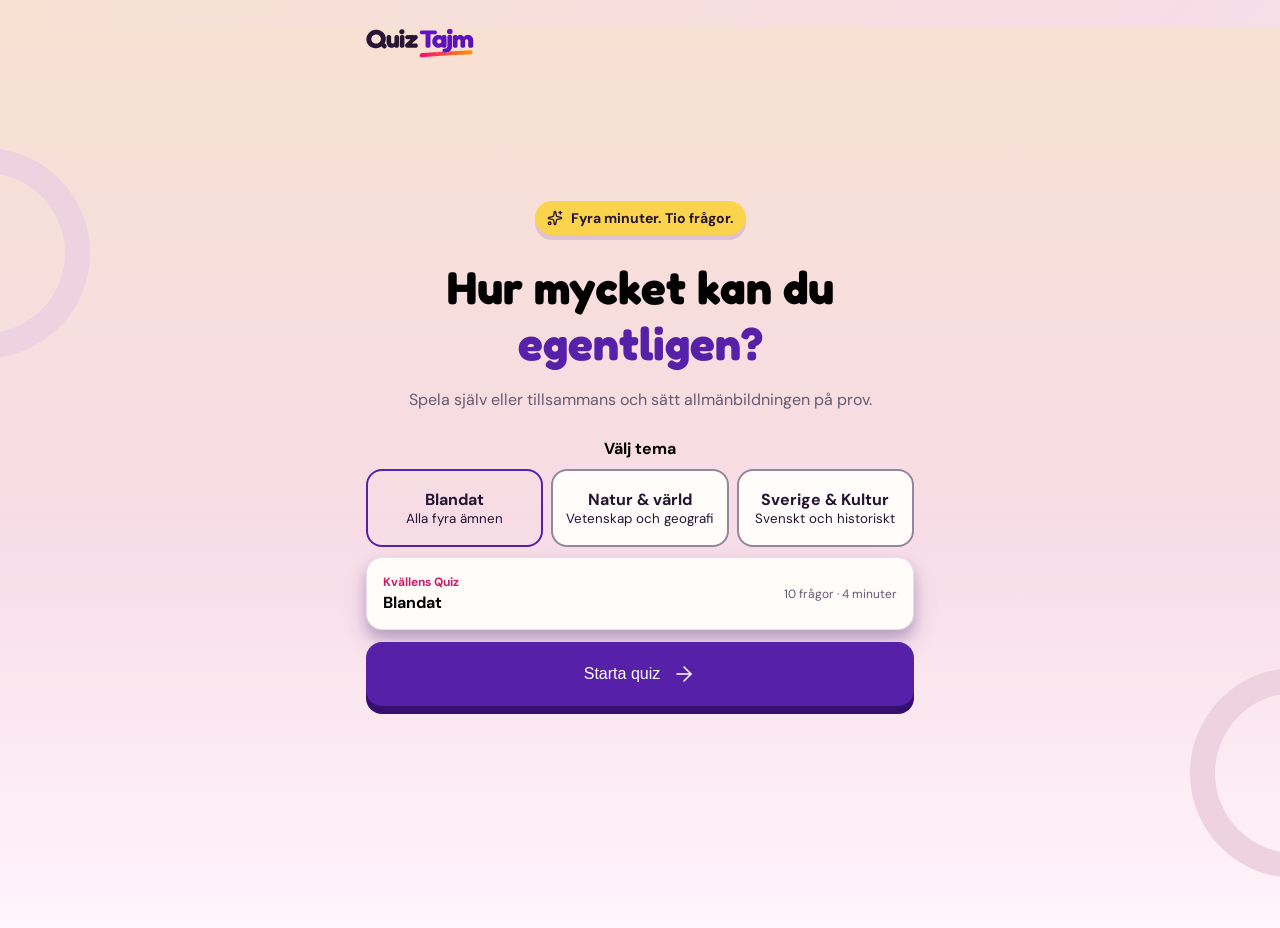
<file: pages/index.html>
<!DOCTYPE html>
<html lang="sv">
  <head>
    <meta charset="UTF-8" />
    <meta name="viewport" content="width=device-width, initial-scale=1.0" />
    <title>Quiz Tajm – Testa din allmänbildning</title>
    <meta
      name="description"
      content="Spela Quiz Tajm och sätt din allmänbildning på prov. Välj mellan blandade frågor, natur och värld eller Sverige och kultur – tio frågor på fyra minuter."
    />
    <meta
      name="keywords"
      content="Quiz Tajm, quiz på svenska, allmänbildning, frågesport, kunskapsquiz, geografi, vetenskap, Sverige, kultur, historia"
    />
    <meta name="author" content="Quiz Tajm" />
    <meta property="og:type" content="website" />
    <meta property="og:locale" content="sv_SE" />
    <meta property="og:title" content="Quiz Tajm – Testa din allmänbildning" />
    <meta
      property="og:description"
      content="Spela själv eller tillsammans och sätt allmänbildningen på prov. Tio frågor på fyra minuter."
    />
    <meta name="twitter:card" content="summary" />
    <meta name="twitter:title" content="Quiz Tajm – Testa din allmänbildning" />
    <meta
      name="twitter:description"
      content="Spela själv eller tillsammans och sätt allmänbildningen på prov. Tio frågor på fyra minuter."
    />
    <link rel="stylesheet" href="/css/base.css" />
    <link rel="stylesheet" href="/css/startscreen.css" />
    <script src="../js/startscreen.js" defer></script>
  </head>
  <body>
    <!-- Header -->
    <header>
      <div class="logo">
        <img src="/img/logo.svg" alt="Quiz Tajm" />
      </div>
    </header>
    <main>
      <!-- Pill -->
      <div class="pill">
        <img src="/img/sparkles.svg" alt="" />
        <span>Fyra minuter. Tio frågor.</span>
      </div>
      <!-- Textarea -->
      <div>
        <div>
          <h1 class="header">
            Hur mycket kan du <span class="primarycolor">egentligen?</span>
          </h1>
        </div>
        <p class="body-startscreen">
          Spela själv eller tillsammans och sätt allmänbildningen på prov.
        </p>
      </div>
      <!-- Välj tema -->
      <div>
        <h2>Välj tema</h2>
        <div class="toggle-buttons">
          <button
            class="toggle-button active"
            data-category="blandat"
            type="button"
            aria-pressed="true"
          >
            <h3>Blandat</h3>
            <p>Alla fyra ämnen</p>
          </button>
          <button
            class="toggle-button"
            data-category="natur"
            type="button"
            aria-pressed="false"
          >
            <h3>Natur & värld</h3>
            <p>Vetenskap och geografi</p>
          </button>
          <button
            class="toggle-button"
            data-category="kultur"
            type="button"
            aria-pressed="false"
          >
            <h3>Sverige & Kultur</h3>
            <p>Svenskt och historiskt</p>
          </button>
        </div>
      </div>
      <!-- Info-box -->
      <div class="info-box">
        <div class="info-box-content-left">
          <h4>Kvällens Quiz</h4>
          <p>Blandat</p>
        </div>
        <div class="info-box-content-right">
          <span class="quiz-info-span">10 frågor · 4 minuter</span>
        </div>
      </div>
      <!-- CTA button -->
      <button class="start-quiz-button">
        <span>Starta quiz</span><img src="/img/arrow-right-2.svg" alt="" />
      </button>
    </main>
  </body>
</html>
</file>
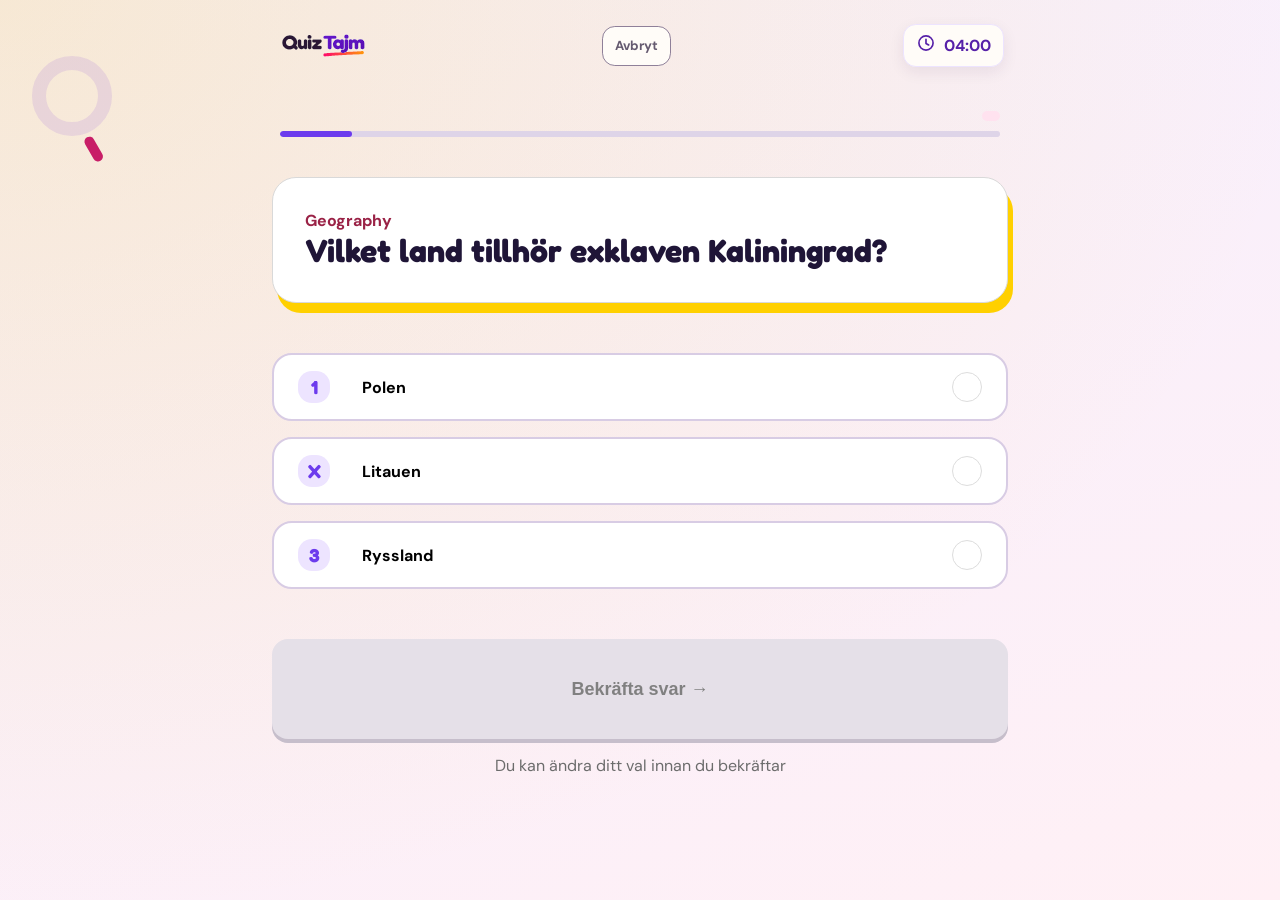
<file: pages/questions.html>
<!DOCTYPE html>
<html lang="en">
<head>
    <meta charset="UTF-8">
    <meta name="viewport" content="width=device-width, initial-scale=1.0">
    <title>Quiz tajm - Frågor</title>
    <!-- Nathalies css för timer + base.css -->
    <link rel="stylesheet" href="../css/base.css">
    <link rel="stylesheet" href="../css/timer.css">

    <link rel="stylesheet" href="../css/questions.css">
    <link rel="preconnect" href="https://fonts.googleapis.com">
<link rel="preconnect" href="https://fonts.gstatic.com" crossorigin>
<link href="https://fonts.googleapis.com/css2?family=DM+Sans:ital,opsz,wght@0,9..40,100..1000;1,9..40,100..1000&family=Fredoka:wght@300..700&display=swap" rel="stylesheet">

<!-- Nathalies JavaScript timer -->
<script src="../js/timer.js" defer></script>
<!-- Lunis JavaScript -->
<script src="../js/questions.js" defer></script>
</head>
<body>

    <!-- Nathalies del här  -->
    
    <!-- Dekorativ cirkel -->
    <div class="decoration-circle" aria-hidden="true"></div>
    <div class="decoration-bar" aria-hidden="true"></div>
    
    <!-- Header -->
    <header id="timer-progress">
    
        <div class="timer-header">
            <!-- logo -->
            <img src="../img/timer/logo.svg" alt="Quiz Tajm" class="quiz-logo">
    
            <!-- Avbryt knappen -->
    
            <div class="cancel-timer-container">
    
                <div class="quiz-timer" role="timer">
                    <span id="timer-icon" aria-hidden="true"><img src="../img/timer/timer.svg" alt=""></span>
                    <span class="time-left">
                    </span>
                </div>
                <button id="cancel-button">
                    Avbryt
                </button>
            </div>
    
            <!-- Timer -->
    
        </div>
    
        <div id="progress">
    
            <!-- Framsteg -->
    
            <div class="quiz-progress">
                <div class="progress-info">
                    <span id="question-count"></span>
                    <span id="questions-left"></span>
                </div>
    
                <div class="progress-bar" role="progressbar" aria-label="Quizets framsteg" aria-valuemin="0"
                    aria-valuemax="10" aria-valuenow="1">
                    <div class="progress-fill"></div>
                </div>
            </div>
        </div>
    </header>
    
    <div id="time-up-modal" class="modal" role="dialog" aria-modal="true" aria-labelledby="time-up-title" hidden>
    
        <div class="modal-content">
            <div class="timer-container">
                <svg class="time-out-logo" xmlns="http://www.w3.org/2000/svg" width="20" height="20" viewBox="0 0 20 20"
                    fill="none">
                    <path
                        d="M17.0755 9.99529C17.0755 13.9055 13.9057 17.0753 9.99553 17.0753C6.08535 17.0753 2.91553 13.9055 2.91553 9.99529C2.91553 6.08511 6.08535 2.91528 9.99553 2.91528C13.9057 2.91528 17.0755 6.08511 17.0755 9.99529Z"
                        stroke-width="1.66588" stroke-linecap="round" stroke-linejoin="round" />
                    <path d="M9.99512 6.24707V10.4118L12.6605 11.9944" stroke-width="1.66588" stroke-linecap="round"
                        stroke-linejoin="round" />
                </svg>
            </div>
    
            <p id="quiz-close-text">QUIZET ÄR AVSLUTAT</p>
    
            <h2 id="time-up-title">Tiden är slut!</h2>
    
            <h3 id="how-many-correct-answers">
                <span class="correct-answer">0</span> av
                <span id="total-questions">10</span> rätt
            </h3>
    
            <p id="how-fast">Klart på 4:00. Se svaren och vad du kan ta med dig till nästa omgång</p>
            <button id="time-up-button" type="button">
                Se resultat <img src="../img/arrow-right-2.svg" alt="">
            </button>
        </div>
    </div>
    <main>
        <form action="">
            <div class="question-container">
                <h1 class="question-category" id="question-category">Geography</h1>
                <h2 class="question-titel" id="question-titel">Vilket land tillhör exklaven Kaliningrad?</h2>
            </div>
            <div class="answers-container">
                <div class="answer" id="answer-1">
                    <div class="order-number-wrapper">
                        <h3 class="order-number">1</h3>
                    </div>
                    <h4 class="titel" id="answer-titel-1">Polen</h4>
                    <div class="check-wrapper">
                        <div class="check" id="check-1"></div>
                    </div>
                </div>
                <div class="answer" id="answer-2">
                    <div class="order-number-wrapper">
                        <h3 class="order-number">X</h3>
                    </div>
                    <h4 class="titel" id="answer-titel-2">Litauen</h4>
                    <div class="check-wrapper">
                        <div class="check" id="check-2"></div>
                    </div>
                </div>
                <div class="answer" id="answer-3">
                    <div class="order-number-wrapper">
                        <h3 class="order-number">3</h3>
                    </div>
                    <h4 class="titel" id="answer-titel-3">Ryssland</h4>
                    <div class="check-wrapper">
                        <div class="check" id="check-3"></div>
                    </div>
                </div>
            </div>
            <div class="submit-container">
                <!--<button class="submit-btn" type="submit" id="submit"><p>Bekräfta svar →</p></button>-->
                <button class="submit-btn" id="submit"><p>Bekräfta svar →</p></button> <!-- Dummy btn -->
                <p class="notice">
                    Du kan ändra ditt val innan du bekräftar
                </p>
            </div>
        </form>
    </main>
</body>
</html>
</file>
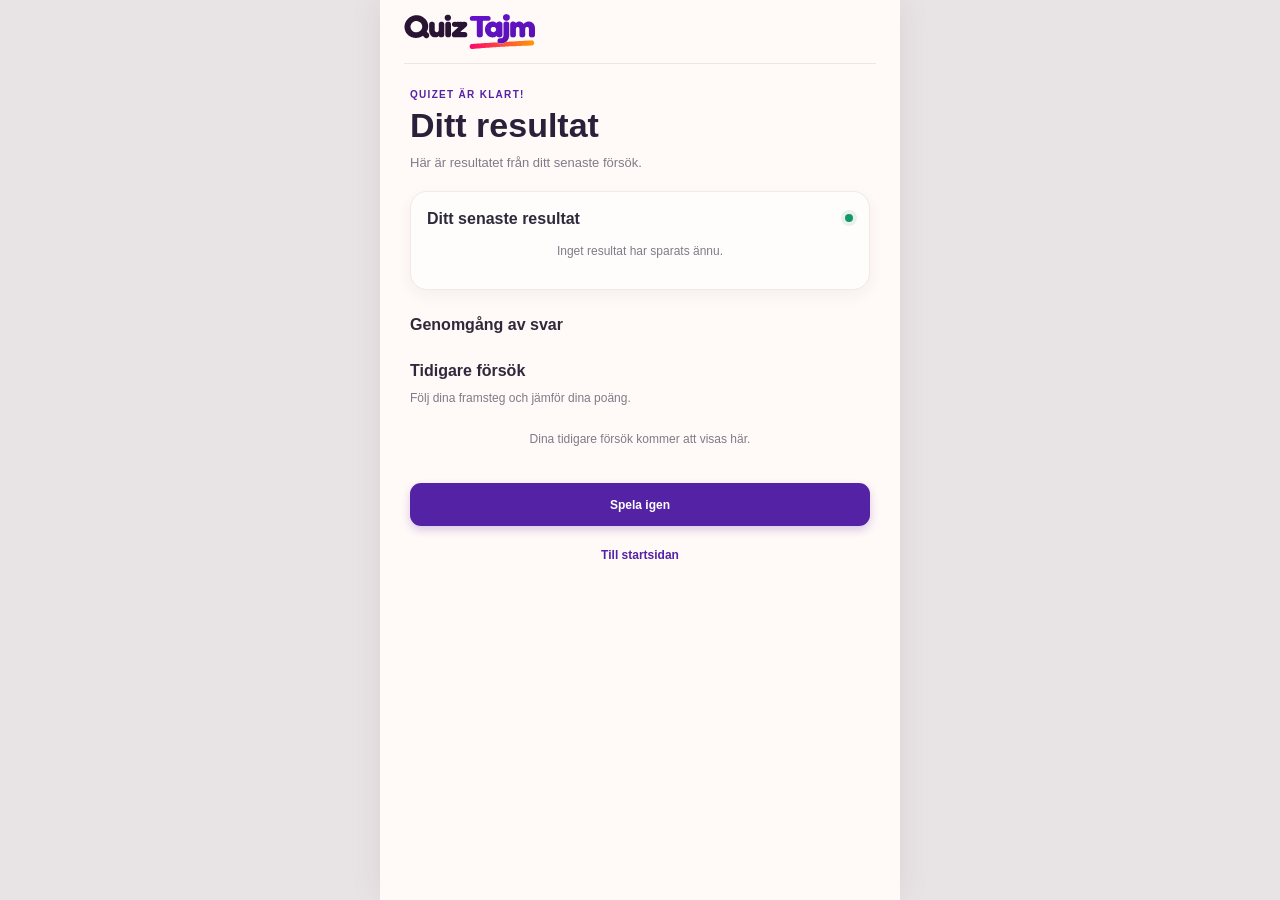
<file: pages/resultat.html>
<!DOCTYPE html>
<html lang="sv">
<head>
  <meta charset="UTF-8">
  <meta name="viewport" content="width=device-width, initial-scale=1.0">
  <title>Quiz Tajm Ditt resultat</title>
  <link rel="stylesheet" href="../css/styles.css">
  <script src="../js/script.js" defer></script>
</head>
<body>
  <div class="app">
    <header class="topbar">
      <a href="index.html" class="brand">
        <img src="../img/logo.svg" alt="Quiz Tajm" class="brand-logo">
      </a>
    </header>

    <main>
      <p class="eyebrow">QUIZET ÄR KLART!</p>
      <h1>Ditt resultat</h1>
      <p class="subtitle">Här är resultatet från ditt senaste försök.</p>

      <section class="card latest-card">
        <div class="section-heading">
          <h2>Ditt senaste resultat</h2>
          <span class="live-dot"></span>
        </div>

        <div id="latestResult">
          <div class="empty-state">Inget resultat har sparats ännu.</div>
        </div>
      </section>

      <section class="review-section">
        <div class="section-heading">
          <h2>Genomgång av svar</h2>
          <span id="answerCount" class="muted small"></span>
        </div>
        <div id="answerReview"></div>
      </section>

      <section class="history-section">
        <div class="section-heading">
          <h2>Tidigare försök</h2>
          <button id="toggleHistory" class="text-button">Visa alla resultat</button>
        </div>
        <p class="subtitle">Följ dina framsteg och jämför dina poäng.</p>
        <div id="historyList"></div>
      </section>

      <div class="actions">
        <button id="playAgain" class="primary-button">Spela igen</button>
        <button id="homeButton" class="secondary-button">Till startsidan</button>
      </div>
    </main>
  </div>
</body>
</html>
</file>
<file: css/base.css>
* {
  margin: 0;
  padding: 0;
  box-sizing: border-box;
}

:root {
  /* Färger */
  --color-primary: #5620a8;
  --color-secondary: #ffffff;

  --background-gradient-questions: radial-gradient(
      ellipse at top left,
      rgba(252, 211, 77, 0.24) 0%,
      rgba(252, 211, 77, 0) 72%
    ),
    /* Gradient färg ihop med det andra här till start & bra jobbat vyn */
      radial-gradient(
        ellipse at top right,
        rgba(200, 30, 103, 0.13) 0%,
        rgba(200, 30, 103, 0) 79%
      ),
    linear-gradient(160deg, #f5efff 0%, #fff0f5 100%);

  --color-surface: #ffffff;
  --color-text: #241432;
  --color-text-muted: #655a70;
  --color-heading: #5620a8;
  --color-border: #dddddd;

  /* Typography  */
  --font-family: "Fredoka", sans-serif;
  --font-body: "DM Sans", sans-serif;

  /* Font sizes */
  --font-size-h1: 3.2rem;
  --font-size-h2: 2.4rem;
  --font-size-p-xl: 1.6rem;
  --font-size-p-sm: 1.2rem;

  /* Spacing */
  --spacing-sm: 0.8rem;
  --spacing-md: 1.6rem;
  --spacing-lg: 2.4rem;
  --spacing-xl: 3.2rem;

  /* Border radius */
  --radius-sm: 0.8rem;
  --radius-md: 1.6rem;
  --radius-full: 9999px;

  /* margin */
  --margin-right: 1.25rem;
  --margin-left: 1.25rem;
}
</file>
<file: css/startscreen.css>
@import url("https://fonts.googleapis.com/css2?family=Fredoka:wght@400;500;600;700&display=swap");
@import url("https://fonts.googleapis.com/css2?family=DM+Sans:wght@400;500;600;700&display=swap");

* {
  margin: 0;
  padding: 0;
  box-sizing: border-box;
}

html {
  min-height: 100%;
  font-size: 62.5%;
  background: linear-gradient(135deg, #f8e1d2 0%, #f7dce6 55%, #fff5fa 100%);
  background-attachment: fixed;
}

body {
  font-family: var(--font-body);
  margin: 0;
  min-height: 100vh;
  position: relative;
  overflow-x: hidden;

  background: linear-gradient(180deg, #f8e1d2 0%, #f7dce6 55%, #fff5fa 100%);
}

/* Gemensam styling för båda ringarna */
body::before,
body::after {
  content: "";
  position: absolute;
  width: 16rem;
  height: 16rem;
  border: 2.5rem solid #efd2df;
  border-radius: 50%;
  pointer-events: none;
}

/* Övre vänstra ringen */
body::before {
  top: 12rem;
  left: -12rem;
}

/* Nedre högra ringen */
body::after {
  bottom: 5rem;
  right: -12rem;
}

h1 {
  font-family: var(--font-family);
}

main {
  padding-bottom: 16.4rem;
}

/* Placera innehållet framför ringarna */
header,
main {
  position: relative;
  z-index: 1;
  margin-inline: 2rem;
}

header {
  margin-top: 2.8rem;
}

.logo img {
  height: 3rem;
  width: auto;
}

.pill {
  display: flex;
  justify-content: center;
  align-items: center;
  width: fit-content;
  margin: 14rem auto 0;
  padding: 0.8rem 1.2rem;
  gap: 0.8rem;

  background-color: #fcd34d;
  border-radius: var(--radius-full);
  box-shadow: 0 0.5rem 0 rgba(86, 32, 168, 0.15);
}

.pill span {
  font-family: var(--font-body);
  font-size: 1.4rem;
  font-weight: 700;
  color: var(--color-text);
}

.pill img {
  width: 1.6rem;
  height: 1.6rem;
}

.body-startscreen {
  padding: 1.8rem 2rem 0rem 2rem;
  font-size: var(--font-size-p-xl);
  color: var(--color-text-muted);
  text-align: center;
}

.header {
  display: flex;
  flex-direction: column;
}

h1 {
  display: flex;
  align-items: center;
  font-family: var(--font-family);
  font-size: 4.6rem;
  padding-top: 2.4rem;
}

.primarycolor {
  color: var(--color-primary);
}

h2 {
  padding-top: 2.8rem;
  text-align: center;
  font-size: var(--font-size-p-xl);
  font-weight: 700;
}

h3 {
  font-size: var(--font-size-p-xl);
}

.toggle-buttons {
  display: flex;
  flex-wrap: nowrap;
  gap: 0.8rem;
  width: 100%;
  padding: 1rem 0;
}

.toggle-button {
  flex: 1 1 0;
  min-width: 0;
  padding: 1.8rem 0.8rem;

  background-color: #fffcfa;
  border: 0.2rem solid #94869e;
  border-radius: var(--radius-md);

  font-family: var(--font-body);
  color: var(--color-text);
  cursor: pointer;
}

/* Vald kategori */
.toggle-button.active {
  background-color: var(--color-bg-active);
  border-color: var(--color-primary);
}

/* Hover */
.toggle-button:hover {
  border-color: var(--color-primary);
}

/* Tangentbordsfokus */
.toggle-button:focus-visible {
  outline: 0.3rem solid #168cff;
  outline-offset: 0.3rem;
}

.info-box {
  display: flex;
  justify-content: space-between;
  align-items: center;
  gap: 1rem;

  padding: 1.6rem;
  background-color: #fffcfa;
  border: 1px solid #e8ddec;
  border-radius: var(--radius-md);

  /* Mjuk lila skugga */
  box-shadow: 0 0.8rem 1.2rem rgba(36, 20, 50, 0.18),
    0 1.2rem 2.5rem rgba(86, 32, 168, 0.2);
}

.info-box-content-left {
  display: flex;
  flex-direction: column;
  gap: 0.2rem;
}

.info-box-content-left h4 {
  color: #c81e67;
  font-size: var(--font-size-p-sm);
  font-weight: 700;
}

.info-box-content-left p {
  font-size: var(--font-size-p-xl);
  font-weight: 700;
}

.info-box-content-right {
  display: flex;
  flex-direction: column;
}

.quiz-info-span {
  font-size: var(--font-size-p-sm);
  color: var(--color-text-muted);
}

.start-quiz-button {
  display: flex;
  justify-content: center;
  align-items: center;
  background-color: var(--color-primary);
  padding: 2rem;
  border: none;
  border-radius: var(--radius-md);
  width: 100%;
  margin-top: 1.2rem;

  /* Nya egenskaper */
  box-shadow: 0 0.8rem 0 #35106e;
  cursor: pointer;
  transition: transform 0.15s, box-shadow 0.15s;
}

/* När musen är över knappen */
.start-quiz-button:hover {
  transform: translateY(0.2rem);
  box-shadow: 0 0.6rem 0 #35106e;
}

/* När knappen trycks ner */
.start-quiz-button:active {
  transform: translateY(0.8rem);
  box-shadow: none;
}

/* När knappen får fokus via tangentbordet */
.start-quiz-button:focus-visible {
  outline: 0.3rem solid #168cff;
  outline-offset: 0.3rem;
}

.start-quiz-button span {
  font-size: var(--font-size-p-xl);
  color: var(--color-secondary);
  padding-right: 1.2rem;
}

/* iPad och desktop */
@media (min-width: 768px) {
  header,
  main {
    max-width: 548px;
    margin-inline: auto;
  }
}
</file>
<file: css/timer.css>
* {
    margin: 0;
    padding: 0;
    box-sizing: border-box;
}

:root {
    /* Färger */
    /* --color-primary: #5620a8;
    --color-secondary: #ffffff; */

    --background-gradient-questions: 
        radial-gradient(
            ellipse at top left,
            rgba(252, 211, 77, 0.24) 0%,
            rgba(252, 211, 77, 0) 72%
        ),

        /* Gradient färg ihop med det andra här till start & bra jobbat vyn */
       /*  radial-gradient(
            ellipse at top right,
            rgba(200, 30, 103, 0.13) 0%,
            rgba(200, 30, 103, 0) 79%
        ), */

        linear-gradient(
            160deg,
            #F5EFFF 0%,
            #FFF0F5 100%
        );

/*     --color-surface: #ffffff;
    --color-text: #241432;
    --color-text-muted: #655a70;
    --color-heading: #5620a8;
    --color-border: #dddddd; */

    /* Typography */
   /*  --font-family: "Fredoka", sans-serif;
    --font-body: "DM Sans", sans-serif; */

    /* Font sizes */
    /* --font-size-h1: 3.2rem;
    --font-size-h2: 2.4rem;
    --font-size-p-xl: 1.6rem;
    --font-size-p-sm: 1.2rem; */

    /* Spacing */
 /*    --spacing-sm: 0.8rem;
    --spacing-md: 1.6rem;
    --spacing-lg: 2.4rem;
    --spacing-xl: 3.2rem; */

    /* Border radius */
   /*  --radius-sm: 0.8rem;
    --radius-md: 1.6rem;
    --radius-full: 9999px; */

    /* margin */
    --margin-right: 1.25rem;
    --margin-left: 1.25rem;
}



/* Main  */
body {
    background: var(--background-gradient-questions);
    min-height: 100vh;
    position: relative;
    isolation: isolate;
    overflow-x: hidden;
}

.decoration-bar,
.decoration-circle {
    position: absolute;
    z-index: 0;
    pointer-events: none;
}

.decoration-circle {
    position: absolute;
    top: 4rem;
    left: -2.5rem;

    width: 5rem;
    height: 5rem;

    border: 0.875rem solid rgba(109, 40, 217, 0.11);
    border-radius: 50px;
}

.decoration-bar {
    position: absolute;
    top: 10rem;
    left: 0.5rem;

    width: 1.7rem;
    height: 0.65rem;

    background-color: #C81E67;
    border-radius: 50px;

    transform: rotate(60deg);
}

#timer-progress {
    display: flex;
    flex-direction: column;
    position: relative;
    z-index: 1;
}

.timer-header {
    display: flex;
    justify-content: space-between;
    align-items: center;
    padding: 1.5rem 1.25rem 0;
}

.quiz-logo {
    display: inline-flex;
    
    max-width: 47.5rem;
    width: 5.91rem;
    height: 1.44rem;
    margin-bottom: auto;
    margin-top: 1rem;

}

/* Avbryt knapp */

#cancel-button {
    display: flex;
    justify-content: center;
    align-items: center;

    min-height: 2.5rem;
    padding: 0.5rem 0.75rem;
    
    margin-left: auto;
    margin-top: 0.75rem;

    border-radius: var(--radius-sm);
    border: 1.304px solid #8F8099;
    background: #FFFCF8;

    color: var(--color-text-muted);
    font-size: 0.82rem;
    font-family: var(--font-body);
    font-weight: 700;
}

#cancel-button:hover {
    cursor: pointer;
    border: 1px solid #bc3908;
    background-color: #fbe9e6;
    color: #bc3908;
}


/* Timer stylling */

.quiz-timer {
    display: inline-flex;
    text-align: center;
    min-height: 2.625rem;
    padding: 0.5rem 0.75rem;
    align-items: center;
    gap: 0.5rem;

    color: var(--color-heading);
    background-color: #FFFCF8;
    
    border-radius: var(--radius-sm);
    border: 0.12rem solid #EDE4FF;
    box-shadow: 0 5px 15px 0 rgba(52, 23, 74, 0.08);
    transition: border-color 0.3s ease;
}

.time-left {
    font-family: var(--font-body);
    font-size: 1rem;
    font-style: normal;
    font-weight: 700;
}

.quiz-timer.warning {
    border-color: #ff6b00;
}


/* Framsteg i quizet, vilken fråga man är på, samt hur många man har kvar */

.quiz-progress {
    width: 100%;
    padding: 0 1.5rem;
}

.progress-info {
    display: flex;
    justify-content: space-between;
    align-items: center;

    margin-top: 1.25rem;
    margin-bottom: 0.625rem;
}

#question-count {
    color: var(--color-primary);
    font-family: var(--font-body);
    font-size: 0.875rem;
    font-style: normal;
    font-weight: 700;
}


#questions-left {
    padding: 0.313rem 0.563rem;

    border-radius: 0.5rem;
    background: #FFE2EF;

    color: #C81E67;
    font-family: var(--font-body);
    font-size: 0.875rem;
    font-weight: 700;
}


/* Progress baren */

.progress-bar {
    width: 100%;
    height: 6px;

    background-color: #DED4E8;
    border-radius: 100px;
    overflow: hidden;
}

.progress-fill {
    width: 10%;
    height: 100%;
    border-radius: var(--radius-full);
    transition: width 0.3s ease;
    background-color: var(--color-primary);
}

/* Ruta när tiden är slut */

.modal[hidden] {
    display: none;
}

.modal {
    position: fixed;
    inset: 0;
    z-index: 10;
    

    display: flex;
    justify-content: center;
    align-items: center;

    padding: 1.5rem;
    background-color: rgba(36, 20, 50, 0.55);
}

.modal-content {
    width: 22rem;
    max-width: 100%;
    height: auto;
    padding: 2rem;

    border-right: 10px solid #FBBF24;
    border-bottom: 10px solid #FBBF24;


    text-align: center;
    background-color: #FFFCF8;
    border-radius: 1.5rem;
    box-shadow: 0 10px 35px rgba(52, 23, 74, 0.18);
}

.timer-container {
    display: inline-flex;
    align-items: center;
    justify-content: center;
    width: 42px;
    height: 42px;
    background-color: #fcebf3;
    border-radius: 12px;
}

.time-out-logo {
    width: 30px;
    height: 30px;
    stroke: #ff0000;
}

#quiz-close-text {
    margin-top: 0.8rem;
    margin-bottom: 0.5rem;
    font-size: 0.7rem;
    color: #ae2012;
    font-weight: 600;
    font-family: var(--font-body);
}

#time-up-title {
    color: #03071e;
    font-weight: 700;
    font-family: var(--font-family);
}

#how-many-correct-answers {
    margin-top: 0.5rem;
    margin-bottom: 0.5rem;
    font-family: var(--font-family);
    line-height: 1.5;
    font-weight: 700;
}

#how-many-correct-answers .correct-answer {
    color: var(--color-primary);
    font-size: 4rem;
    font-family: var(--font-family);
}

#how-fast {
    color: var(--color-text-muted);
    margin-bottom: 2rem;
    font-size: 0.9rem;
    font-family: var(--font-family);
}

#time-up-button {
    display: inline-flex;
    justify-content: center;
    padding: 0.75rem 1.5rem;
    width: 100%;

    color: #ffffff;
    font-family: var(--font-body);
    font-size: 1rem;
    font-weight: 700;

    box-shadow: 0 6px #2f105e;
    transition: all 0.1s ease;
    position: relative;

    background-color: var(--color-primary);
    border: none;
    border-radius: var(--radius-sm);
    cursor: pointer;
}

#time-up-button:hover {
    background-color: #421783;
    box-shadow: 0 6px #1a0737;
}

#time-up-button:active {
    /* Minskar skuggan så den ser plattare ut */
    box-shadow: 0 4px #2471a3;
    /* Flyttar ner knappen så det ser ut som att den trycks in */
    transform: translateY(4px);
}


/* Tablet media query */

@media(min-width: 768px) {
    .cancel-timer-container {
        display: contents;
    }

    .timer-header {
        justify-content: space-between;
        align-items: center;
    }

    .quiz-logo {
        order: 1;
        margin: 0;
    }

    #cancel-button {
        order: 2;
        margin: 0;
    }

    .quiz-timer {
        order: 3;
    }

    .quiz-progress {
        padding: 1.5rem;
    }
}

/* Desktop media qery */

@media(min-width: 1200px) {
    .decoration-circle {
        position: absolute;
        top: 3.5rem;
        left: 2rem;
    
        width: 5rem;
        height: 5rem;
    
        border: 0.875rem solid rgba(109, 40, 217, 0.11);
        border-radius: 50px;
    }

    #timer-progress {
        margin-left: 20%;
        margin-right: 20%;
    }

    .decoration-bar {
        top: 9rem;
        left: 5rem;
    }
}
</file>
<file: css/questions.css>
:root {
    --color-primary: #6C3BED;
    --color-secondary: #A78BFA;
    --color-background: #FDF0F6;
    --color-card: #FFFFFF;
    --color-text: #1F1537;
    --color-accent: #FBBF24;
    --color-success: #22C55E;
    --color-error: #EF4444;
    --color-card-subtitle: #9a2246;
    --color-card-border: rgb(217, 217, 217);

    --font-heading: "Fredoka", sans-serif;
    --font-body: "DM Sans", sans-serif;
    --font-weight-heading: 700;
    --font-weight-body: 400;
    --font-size-h1: 32px;
    --font-size-h2: 24px;
    --font-size-body: 16px;
    --font-size-small: 14px;
    --font-size-caption: 12px;

    --spacing-1: 8px;
    --spacing-2: 16px;
    --spacing-3: 24px;
    --spacing-4: 32px;
    --page-margin-mobile: 20px;

    --radius-button: 16px;
    --radius-card: 24px;
    --padding-card: 16px 8px 16px 8px;
}

body {
    margin: 0;
    font-family: "DM Sans", sans-serif;
    background-color: #FDF0F6;
}

main {
    padding: 16px;
    form {
        display: flex;
        flex-direction: column;
        gap: 50px;
    }
}

.question-container {
    border-radius: var(--radius-card);
    padding: var(--spacing-4);
    box-shadow: 5px 10px 0px 0px rgb(255, 208, 0);
    border: 1px solid var(--color-card-border);
    background-color: white;
    .question-category {
        color: var(--color-card-subtitle);
        font-size: 1rem;
        text-transform: capitalize;
    }
    .question-titel {
        color: var(--color-text);
        font-size: 2rem;
        font-family: "Fredoka", sans-serif;
    }
}

.answers-container {
    display: flex;
    flex-direction: column;
    gap: 16px;
    .answer {
        transition: 0.1s;
        height:68px;
        display: flex;
        flex-direction: row;
        align-items: center;
        gap:16px;
        border-radius: 20px;
        padding: 16px 8px 16px 8px;
        border: 2px solid #D8CCE4;
        background-color: white;
        .order-number {
            padding:16px;
            height:25px;
            width:25px;
            display: flex;
            justify-content: center;
            align-items: center;
            background-color: #EDE4FF;
            color:#6C3BED;
            border-radius: 14px;
            font-weight: bolder;
            font-family: "Fredoka", sans-serif;
        }
        .titel {
            flex:1;
        }
        .check-wrapper, .order-number-wrapper {
            padding:16px;
            .check {
                border-radius: 50%;
                border: 1px solid #ddd;
                height: 30px;
                width: 30px;
            }
        }
    }
    .answer:hover {
        opacity: 0.5;
    }
    .answer-wrong {
        border-color: var(--color-error) !important;
    }
    .answer-correct {
        border-color: var(--color-success) !important;
    }
    .answer-selected {
        border-color: var(--color-accent) !important;
        
        .check {
            background-color:#1F1537;
            border: 2px solid #FDF0F6;
        }
    }
}

.notice {
    color:rgb(108, 108, 108);
    text-align: center;
    padding:16px;
}
.submit-btn {
    background-color: #E5E0E8;
    border:none;
    padding: 14px 24px 14px 24px;
    box-shadow: 0px 4px 0px 0px #C6BECB;
    border-radius: 16px;
    width:100%;
    height:100px;
    p {
        font-size: large;
        font-weight: bolder;
        color:gray;
    }
}

/* Nathalie lade till en media Query för desktop */
@media(min-width: 1200px) {
    main {
        margin-left: 20%;
        margin-right: 20%;
    }
}
</file>
<file: css/styles.css>
:root {
  color-scheme: light;
  font-family: Arial, Helvetica, sans-serif;
  color: #282235;
  background: #e8e4e6;
  font-synthesis: none;
  text-rendering: optimizeLegibility;
  -webkit-font-smoothing: antialiased;
  --purple: #5423a5;
  --purple-dark: #431888;
  --muted: #817a89;
  --surface: #fffdfb;
  --page: #fff9f7;
  --line: #eee6e4;
  --green: #15966c;
  --red: #df4853;
}

* {
  box-sizing: border-box;
}

body {
  min-width: 320px;
  min-height: 100vh;
  margin: 0;
  background: #e8e4e6;
  color: #282235;
}

button,
a {
  font: inherit;
}

button {
  cursor: pointer;
}

.app {
  width: min(100%, 520px);
  min-height: 100vh;
  margin: 0 auto;
  padding: 0 24px 28px;
  background: var(--page);
  box-shadow: 0 0 32px rgb(52 37 44 / 8%);
}

.topbar {
  min-height: 64px;
  display: flex;
  align-items: center;
  justify-content: space-between;
  border-bottom: 1px solid var(--line);
}

.brand {
  display: inline-flex;
  align-items: center;
  text-decoration: none;
}

.brand-logo {
  display: block;
  width: 132px;
  height: 42px;
  object-fit: contain;
}

main {
  width: min(100%, 460px);
  margin: 0 auto;
  padding-top: 25px;
}

.eyebrow {
  margin: 0 0 6px;
  color: var(--purple);
  font-size: 10px;
  font-weight: 800;
  letter-spacing: 0.13em;
}

h1 {
  margin: 0;
  color: #29213a;
  font-size: clamp(26px, 7vw, 34px);
  line-height: 1.15;
}

h2 {
  margin: 0;
  color: #30283b;
  font-size: 16px;
  line-height: 1.35;
}

.subtitle {
  margin: 8px 0 18px;
  color: var(--muted);
  font-size: 13px;
  line-height: 1.5;
}

.card,
.latest-card {
  border: 1px solid #f0e9e7;
  border-radius: 17px;
  background: var(--surface);
  box-shadow: 0 5px 16px rgb(60 42 53 / 5%);
}

.latest-card {
  padding: 16px;
}

.section-heading {
  display: flex;
  align-items: center;
  justify-content: space-between;
  gap: 12px;
}

.live-dot {
  width: 8px;
  height: 8px;
  flex: 0 0 auto;
  border-radius: 50%;
  background: var(--green);
  box-shadow: 0 0 0 4px rgb(21 150 108 / 10%);
}

.result-top {
  display: flex;
  align-items: center;
  justify-content: space-between;
  gap: 12px;
  margin: 12px 0;
}

.result-date,
.muted,
.score-label {
  color: var(--muted);
}

.result-date,
.small {
  font-size: 11px;
}

.score-pill {
  padding: 5px 9px;
  border-radius: 999px;
  background: #f0eafa;
  color: var(--purple);
  font-size: 11px;
  font-weight: 700;
  white-space: nowrap;
}

.score-row {
  display: grid;
  grid-template-columns: repeat(3, minmax(0, 1fr));
  gap: 8px;
}

.score-box {
  min-width: 0;
  padding: 10px 6px;
  border: 1px solid var(--line);
  border-radius: 11px;
  background: #fffaf9;
  text-align: center;
}

.score-value,
.score-label {
  display: block;
}

.score-value {
  overflow-wrap: anywhere;
  color: #34284a;
  font-size: 14px;
  font-weight: 800;
}

.score-value.green {
  color: var(--green);
}

.score-value.red {
  color: var(--red);
}

.score-label {
  margin-top: 4px;
  font-size: 10px;
}

.review-section,
.history-section {
  margin-top: 24px;
}

.review-section > .section-heading,
.history-section > .section-heading {
  margin-bottom: 10px;
}

.review-item {
  position: relative;
  margin-top: 9px;
  padding: 12px 13px;
  border-color: #b6e4d3;
  border-left: 4px solid var(--green);
  border-radius: 13px;
}

.review-item.wrong {
  border-color: #f2c5c7;
  border-left-color: var(--red);
}

.review-meta {
  display: flex;
  align-items: center;
  justify-content: space-between;
  gap: 10px;
}

.review-status {
  color: var(--green);
  font-size: 9px;
  font-weight: 800;
  letter-spacing: 0.04em;
}

.review-item.wrong .review-status {
  color: var(--red);
}

.review-question {
  margin: 8px 0 0;
  color: #30283b;
  font-size: 13px;
  font-weight: 600;
  line-height: 1.45;
}

.review-answer {
  margin: 7px 0 0;
  color: #625c69;
  font-size: 11px;
  line-height: 1.45;
}

.review-answer strong {
  color: #342d3b;
}

.review-explanation {
  margin-top: 9px;
  padding-top: 8px;
  border-top: 1px solid var(--line);
  color: var(--muted);
  font-size: 11px;
  line-height: 1.45;
}

.text-button {
  padding: 5px 0;
  border: 0;
  background: transparent;
  color: var(--purple);
  font-size: 11px;
  font-weight: 700;
}

.history-section .subtitle {
  margin: -2px 0 10px;
  font-size: 12px;
}

.history-item {
  display: flex;
  width: 100%;
  align-items: center;
  gap: 11px;
  margin-top: 7px;
  padding: 10px 11px;
  border: 1px solid var(--line);
  border-radius: 12px;
  background: var(--surface);
  color: inherit;
  text-align: left;
  transition: border-color 150ms ease, transform 150ms ease;
}

.history-item:hover,
.history-item:focus-visible {
  border-color: #c9b3e8;
  transform: translateY(-1px);
}

.history-score {
  min-width: 44px;
  color: var(--purple);
  font-size: 13px;
  font-weight: 800;
  text-align: center;
}

.history-info {
  display: grid;
  min-width: 0;
  gap: 3px;
  flex: 1;
}

.history-name {
  overflow: hidden;
  color: #342d3b;
  font-size: 11px;
  font-weight: 700;
  text-overflow: ellipsis;
  white-space: nowrap;
}

.history-date {
  color: var(--muted);
  font-size: 10px;
}

.history-arrow {
  color: #a49baa;
  font-size: 22px;
  line-height: 1;
}

.empty-state {
  padding: 13px 10px;
  color: var(--muted);
  font-size: 12px;
  line-height: 1.5;
  text-align: center;
}

.actions {
  display: grid;
  gap: 7px;
  margin-top: 22px;
}

.primary-button,
.secondary-button {
  min-height: 43px;
  padding: 11px 16px;
  border: 0;
  border-radius: 11px;
  font-size: 12px;
  font-weight: 700;
}

.primary-button {
  background: var(--purple);
  box-shadow: 0 4px 9px rgb(84 35 165 / 22%);
  color: #fff;
}

.primary-button:hover {
  background: var(--purple-dark);
}

.secondary-button {
  background: transparent;
  color: var(--purple);
}

.secondary-button:hover {
  background: #f1eafa;
}

.footer-note {
  margin: 12px 0 0;
  color: var(--muted);
  font-size: 10px;
  text-align: center;
}

@media (max-width: 420px) {
  .app {
    padding-right: 16px;
    padding-left: 16px;
  }

  main {
    padding-top: 21px;
  }

  .latest-card {
    padding: 13px;
  }
}
</file>
